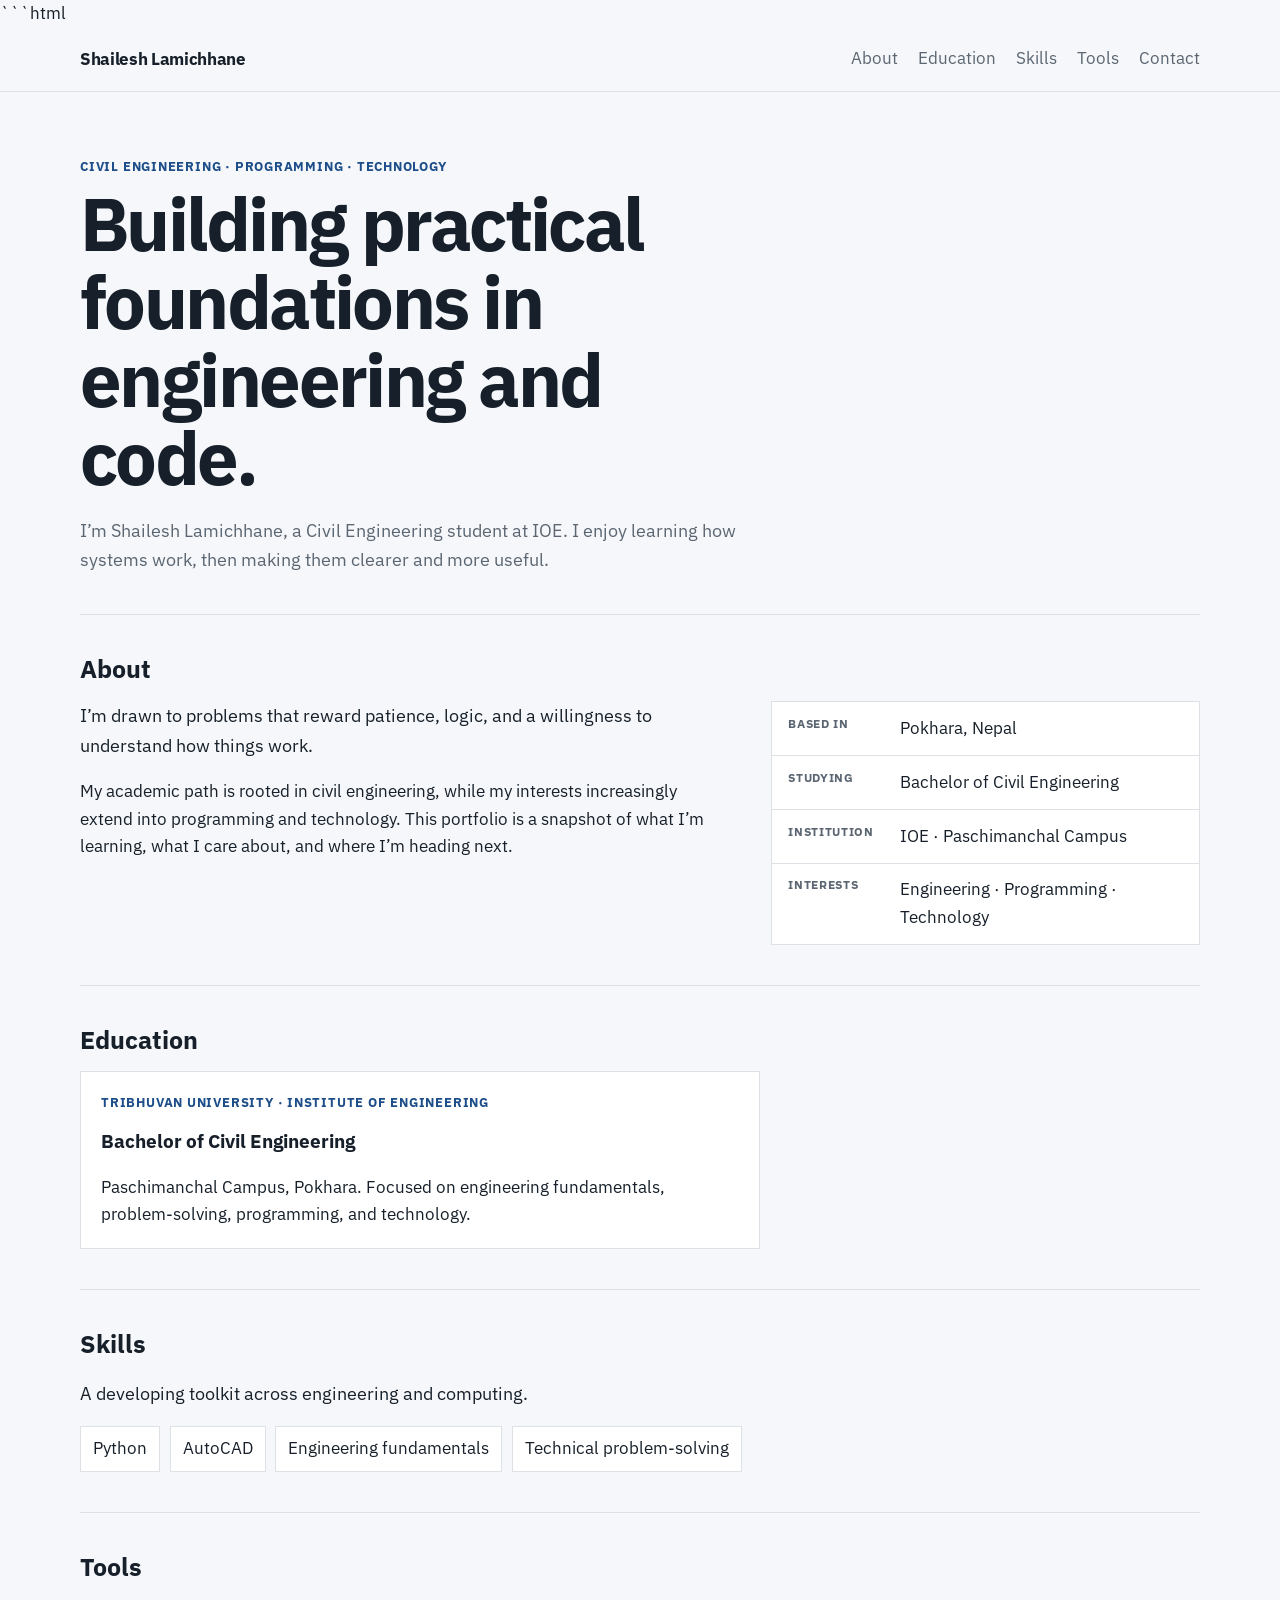
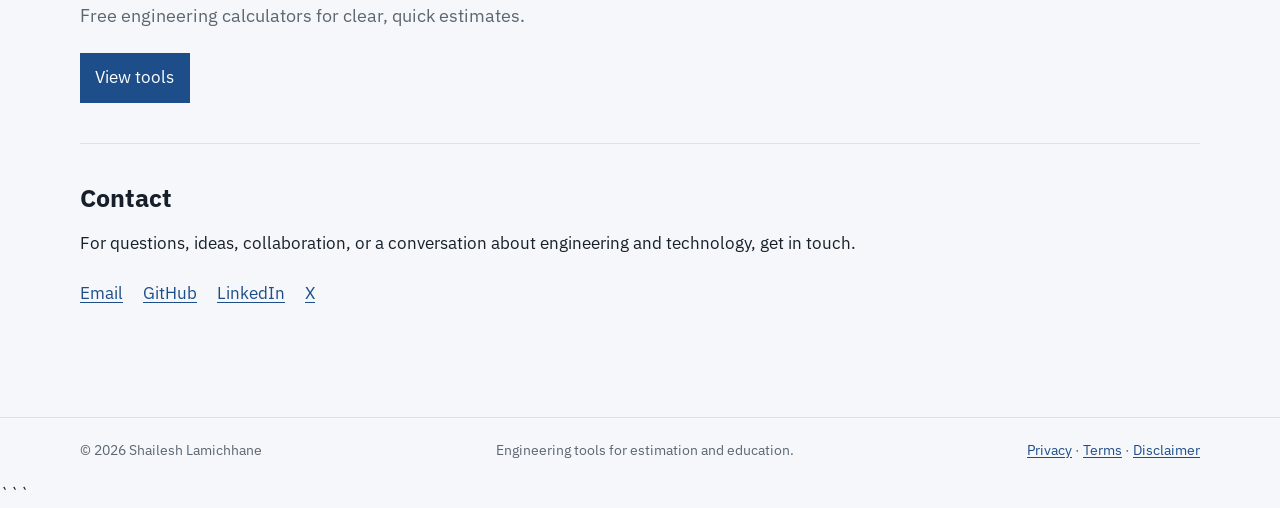
<file: index.html>
```html
<!doctype html>
<html lang="en-US">
  <head>
    <meta charset="utf-8">
    <meta name="viewport" content="width=device-width,initial-scale=1">
    <meta name="description" content="Portfolio of Shailesh Lamichhane, civil engineering student and builder of practical engineering tools.">
    <title>Shailesh Lamichhane</title>
    <link rel="preload" href="/fonts/ibm-plex-sans-latin.woff2" as="font" type="font/woff2" crossorigin>
    <link rel="stylesheet" href="/style.css">
  </head>
  <body>
    <a class="skip-link" href="#main">Skip to content</a>
    <header class="site-header">
      <nav class="nav">
        <a class="brand" href="/">Shailesh Lamichhane</a>
        <div class="nav-links">
          <a href="#about">About</a>
          <a href="#education">Education</a>
          <a href="#skills">Skills</a>
          <a href="/tools/">Tools</a>
          <a href="#contact">Contact</a>
        </div>
      </nav>
    </header>
    <main id="main">
      <section class="intro">
        <p class="kicker">Civil engineering · programming · technology</p>
        <h1>Building practical foundations in engineering and code.</h1>
        <p class="lede">I’m Shailesh Lamichhane, a Civil Engineering student at IOE. I enjoy learning how systems work, then making them clearer and more useful.</p>
      </section>
      <section id="about" class="section">
        <h2>About</h2>
        <div class="two-column">
          <div>
            <p class="lead">I’m drawn to problems that reward patience, logic, and a willingness to understand how things work.</p>
            <p>My academic path is rooted in civil engineering, while my interests increasingly extend into programming and technology. This portfolio is a snapshot of what I’m learning, what I care about, and where I’m heading next.</p>
          </div>
          <dl class="facts">
            <div>
              <dt>Based in</dt>
              <dd>Pokhara, Nepal</dd>
            </div>
            <div>
              <dt>Studying</dt>
              <dd>Bachelor of Civil Engineering</dd>
            </div>
            <div>
              <dt>Institution</dt>
              <dd>IOE · Paschimanchal Campus</dd>
            </div>
            <div>
              <dt>Interests</dt>
              <dd>Engineering · Programming · Technology</dd>
            </div>
          </dl>
        </div>
      </section>
      <section id="education" class="section">
        <h2>Education</h2>
        <article class="detail">
          <p class="meta">Tribhuvan University · Institute of Engineering</p>
          <h3>Bachelor of Civil Engineering</h3>
          <p>Paschimanchal Campus, Pokhara. Focused on engineering fundamentals, problem-solving, programming, and technology.</p>
        </article>
      </section>
      <section id="skills" class="section">
        <h2>Skills</h2>
        <p class="lead">A developing toolkit across engineering and computing.</p>
        <div class="tag-list">
          <span>Python</span>
          <span>AutoCAD</span>
          <span>Engineering fundamentals</span>
          <span>Technical problem-solving</span>
        </div>
      </section>
      <section class="section">
        <h2>Tools</h2>
        <p class="lede">Free engineering calculators for clear, quick estimates.</p>
        <a class="button" href="/tools/">View tools</a>
      </section>
      <section id="contact" class="section">
        <h2>Contact</h2>
        <p>For questions, ideas, collaboration, or a conversation about engineering and technology, get in touch.</p>
        <div class="contact-links">
          <a href="https://mail.google.com/mail/?view=cm&amp;fs=1&amp;to=shailesh.lamichhane06@gmail.com" target="_blank" rel="noopener noreferrer">Email</a>
          <a href="https://github.com/shaileshlamichhane06" target="_blank" rel="noopener noreferrer">GitHub</a>
          <a href="https://www.linkedin.com/in/shaileshlamichhane06" target="_blank" rel="noopener noreferrer">LinkedIn</a>
          <a href="https://x.com/ShaileshLamich3" target="_blank" rel="noopener noreferrer">X</a>
        </div>
      </section>
    </main>
    <footer class="site-footer">
      <div>
        <span>© <span id="year"></span> Shailesh Lamichhane</span>
        <span>Engineering tools for estimation and education.</span>
        <span>
          <a href="/tools/privacy/">Privacy</a> ·
          <a href="/tools/terms/">Terms</a> ·
          <a href="/tools/disclaimer/">Disclaimer</a>
        </span>
      </div>
    </footer>
    <script src="/script.js" defer></script>
  </body>
</html>
```
</file>
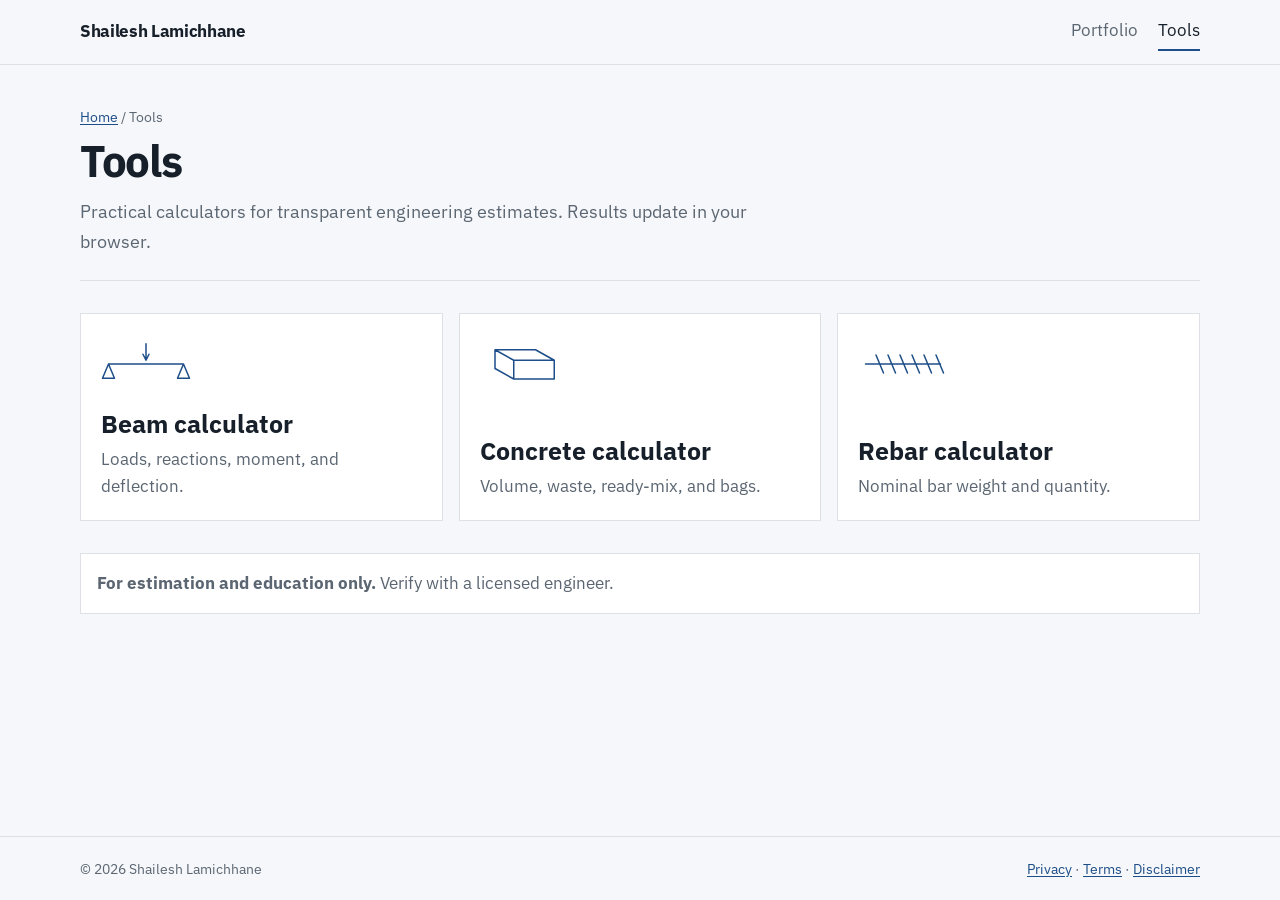
<file: tools/index.html>
<!doctype html><html lang="en-US"><head><meta charset="utf-8"><meta name="viewport" content="width=device-width,initial-scale=1"><meta name="description" content="Practical calculators for transparent engineering estimates. Results update in your browser."><title>Tools | Shailesh Lamichhane</title><link rel="preload" href="/fonts/ibm-plex-sans-latin.woff2" as="font" type="font/woff2" crossorigin><link rel="stylesheet" href="/style.css"></head><body><a class="skip-link" href="#main">Skip to content</a><header class="site-header"><nav class="nav"><a class="brand" href="/">Shailesh Lamichhane</a><div class="nav-links"><a href="/">Portfolio</a><a href="/tools/" aria-current="page">Tools</a></div></nav></header><main id="main"><header class="page-header"><p class="crumb"><a href="/">Home</a> / Tools</p><h1>Tools</h1><p class="lede">Practical calculators for transparent engineering estimates. Results update in your browser.</p></header><div class="tool-grid"><a class="tool-card" href="/tools/beam-calculator/"><svg class="tool-symbol" viewBox="0 0 120 70"><path d="M10 35h100M10 35 2 54h16zM110 35l-8 19h16zM60 8v22m-4-8 4 8 4-8"/></svg><div><h2>Beam calculator</h2><p>Loads, reactions, moment, and deflection.</p></div></a><a class="tool-card" href="/tools/concrete-calculator/"><svg class="tool-symbol" viewBox="0 0 120 70"><path d="M20 16h54l25 14v25H45L20 41zM20 16l25 14h54M45 30v25"/></svg><div><h2>Concrete calculator</h2><p>Volume, waste, ready-mix, and bags.</p></div></a><a class="tool-card" href="/tools/rebar-calculator/"><svg class="tool-symbol" viewBox="0 0 120 70"><path d="M10 35h100m-86-12 10 24m6-24 10 24m6-24 10 24m6-24 10 24m6-24 10 24m6-24 10 24"/></svg><div><h2>Rebar calculator</h2><p>Nominal bar weight and quantity.</p></div></a></div><div class="notice"><strong>For estimation and education only.</strong> Verify with a licensed engineer.</div></main><footer class="site-footer"><div><span>© <span id="year"></span> Shailesh Lamichhane</span><span><a href="/tools/privacy/">Privacy</a> · <a href="/tools/terms/">Terms</a> · <a href="/tools/disclaimer/">Disclaimer</a></span></div></footer><script src="/script.js" defer></script></body></html>
</file>
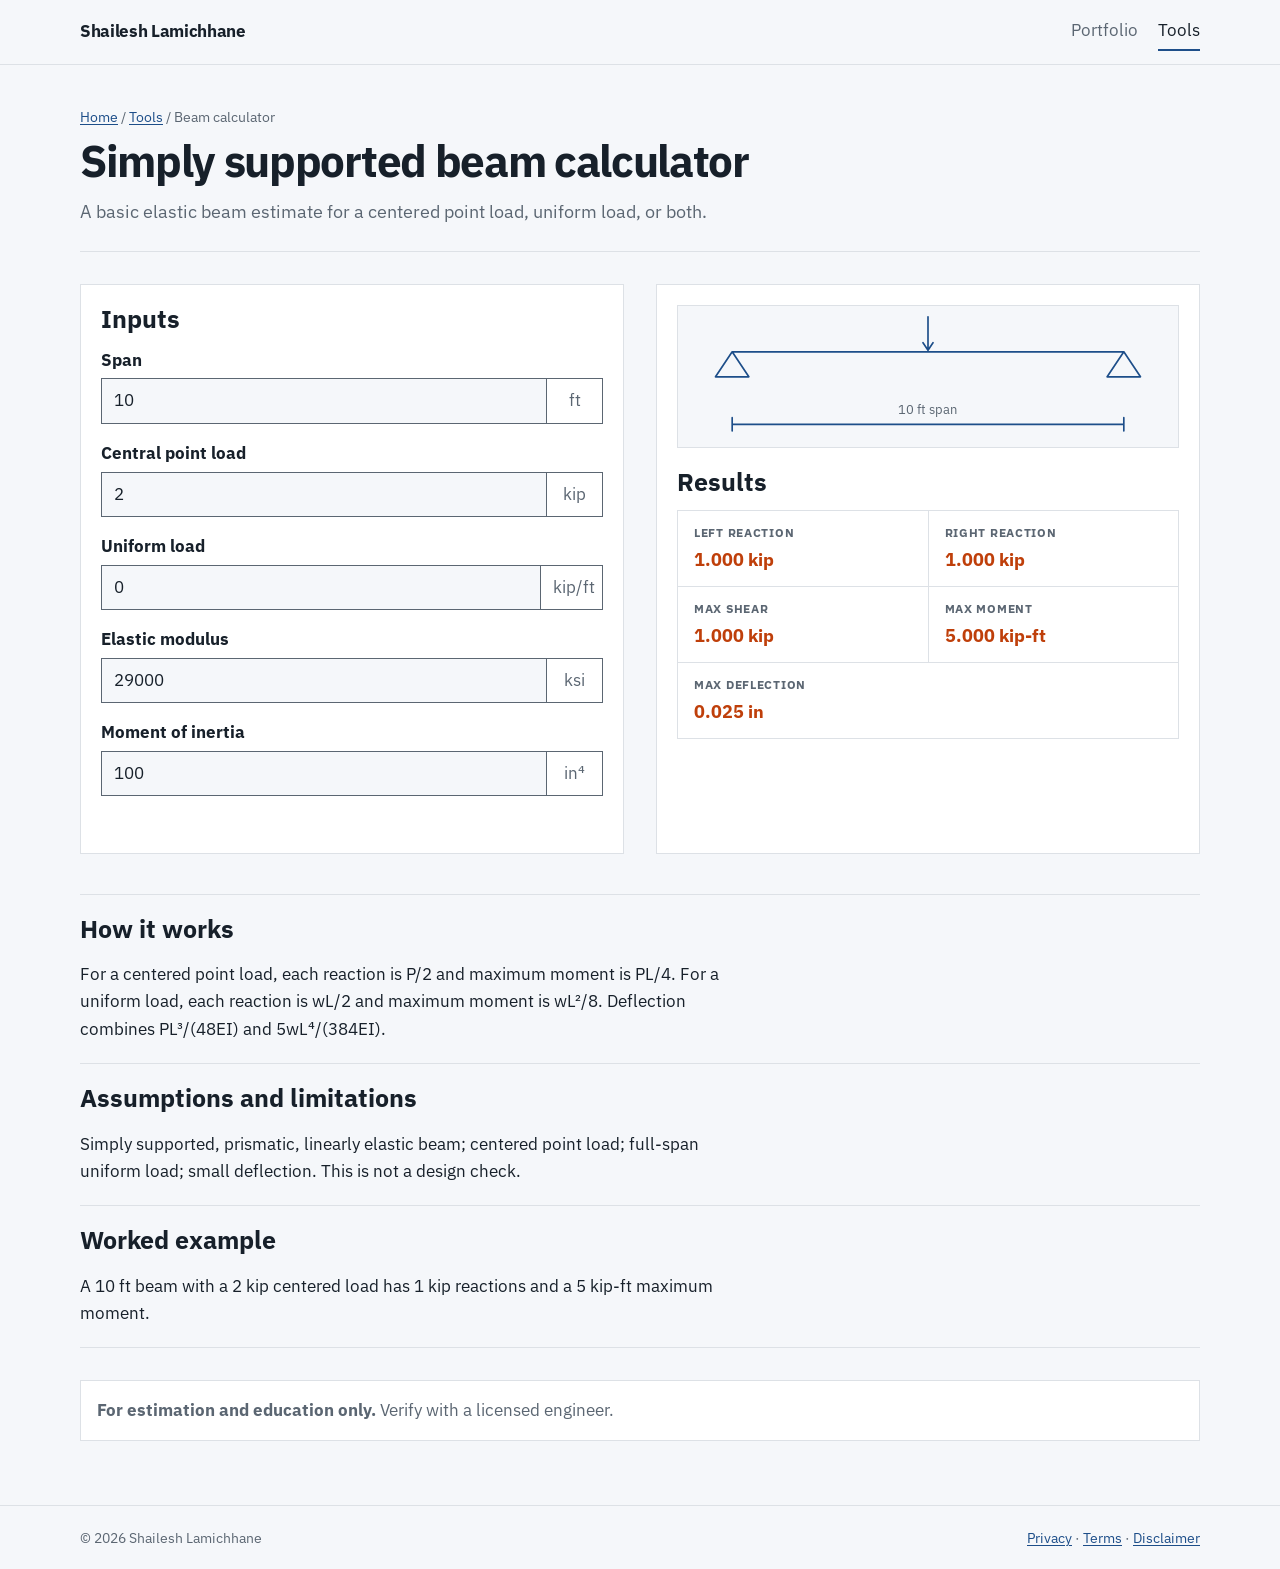
<file: tools/beam-calculator/index.html>
<!doctype html><html lang="en-US"><head><meta charset="utf-8"><meta name="viewport" content="width=device-width,initial-scale=1"><meta name="description" content="A basic elastic beam estimate for a centered point load, uniform load, or both."><title>Beam calculator | Shailesh Lamichhane</title><link rel="preload" href="/fonts/ibm-plex-sans-latin.woff2" as="font" type="font/woff2" crossorigin><link rel="stylesheet" href="/style.css"></head><body><a class="skip-link" href="#main">Skip to content</a><header class="site-header"><nav class="nav"><a class="brand" href="/">Shailesh Lamichhane</a><div class="nav-links"><a href="/">Portfolio</a><a href="/tools/" aria-current="true">Tools</a></div></nav></header><main id="main"><header class="page-header"><p class="crumb"><a href="/">Home</a> / <a href="/tools/">Tools</a> / Beam calculator</p><h1>Simply supported beam calculator</h1><p class="lede">A basic elastic beam estimate for a centered point load, uniform load, or both.</p></header><div class="tool-layout"><section class="box"><h2>Inputs</h2><div class="input-group"><label for="span">Span</label><div class="input-wrap"><input id="span" type="number" step="any" value="10" min="0"><span class="unit">ft</span></div></div><div class="input-group"><label for="point">Central point load</label><div class="input-wrap"><input id="point" type="number" step="any" value="2" min="0"><span class="unit">kip</span></div></div><div class="input-group"><label for="uniform">Uniform load</label><div class="input-wrap"><input id="uniform" type="number" step="any" value="0" min="0"><span class="unit">kip/ft</span></div></div><div class="input-group"><label for="e">Elastic modulus</label><div class="input-wrap"><input id="e" type="number" step="any" value="29000" min="0"><span class="unit">ksi</span></div></div><div class="input-group"><label for="i">Moment of inertia</label><div class="input-wrap"><input id="i" type="number" step="any" value="100" min="0"><span class="unit">in⁴</span></div></div><p class="error" id="error" aria-live="polite"></p></section><section class="box"><svg class="diagram" viewBox="0 0 600 170" aria-label="Beam diagram"><path class="line" d="M65 55h470M65 55 45 85h40zM535 55l-20 30h40zM300 13v40m-6-9 6 9 6-9"/><text x="300" y="130" id="beam-label">10 ft span</text><path class="line" d="M65 142h470M65 134v16M535 134v16"/></svg><h2>Results</h2><dl class="results"><div class="result"><dt>Left reaction</dt><dd id="ra">—</dd></div><div class="result"><dt>Right reaction</dt><dd id="rb">—</dd></div><div class="result"><dt>Max shear</dt><dd id="shear">—</dd></div><div class="result"><dt>Max moment</dt><dd id="moment">—</dd></div><div class="result"><dt>Max deflection</dt><dd id="deflection">—</dd></div></dl></section></div><div class="tool-explainer"><section><h2>How it works</h2><p>For a centered point load, each reaction is P/2 and maximum moment is PL/4. For a uniform load, each reaction is wL/2 and maximum moment is wL²/8. Deflection combines PL³/(48EI) and 5wL⁴/(384EI).</p></section><section><h2>Assumptions and limitations</h2><p>Simply supported, prismatic, linearly elastic beam; centered point load; full-span uniform load; small deflection. This is not a design check.</p></section><section><h2>Worked example</h2><p>A 10 ft beam with a 2 kip centered load has 1 kip reactions and a 5 kip-ft maximum moment.</p></section></div><div class="notice"><strong>For estimation and education only.</strong> Verify with a licensed engineer.</div></main><footer class="site-footer"><div><span>© <span id="year"></span> Shailesh Lamichhane</span><span><a href="/tools/privacy/">Privacy</a> · <a href="/tools/terms/">Terms</a> · <a href="/tools/disclaimer/">Disclaimer</a></span></div></footer><script src="/script.js" defer></script><script src="/tools/calculators.js" defer></script></body></html>
</file>
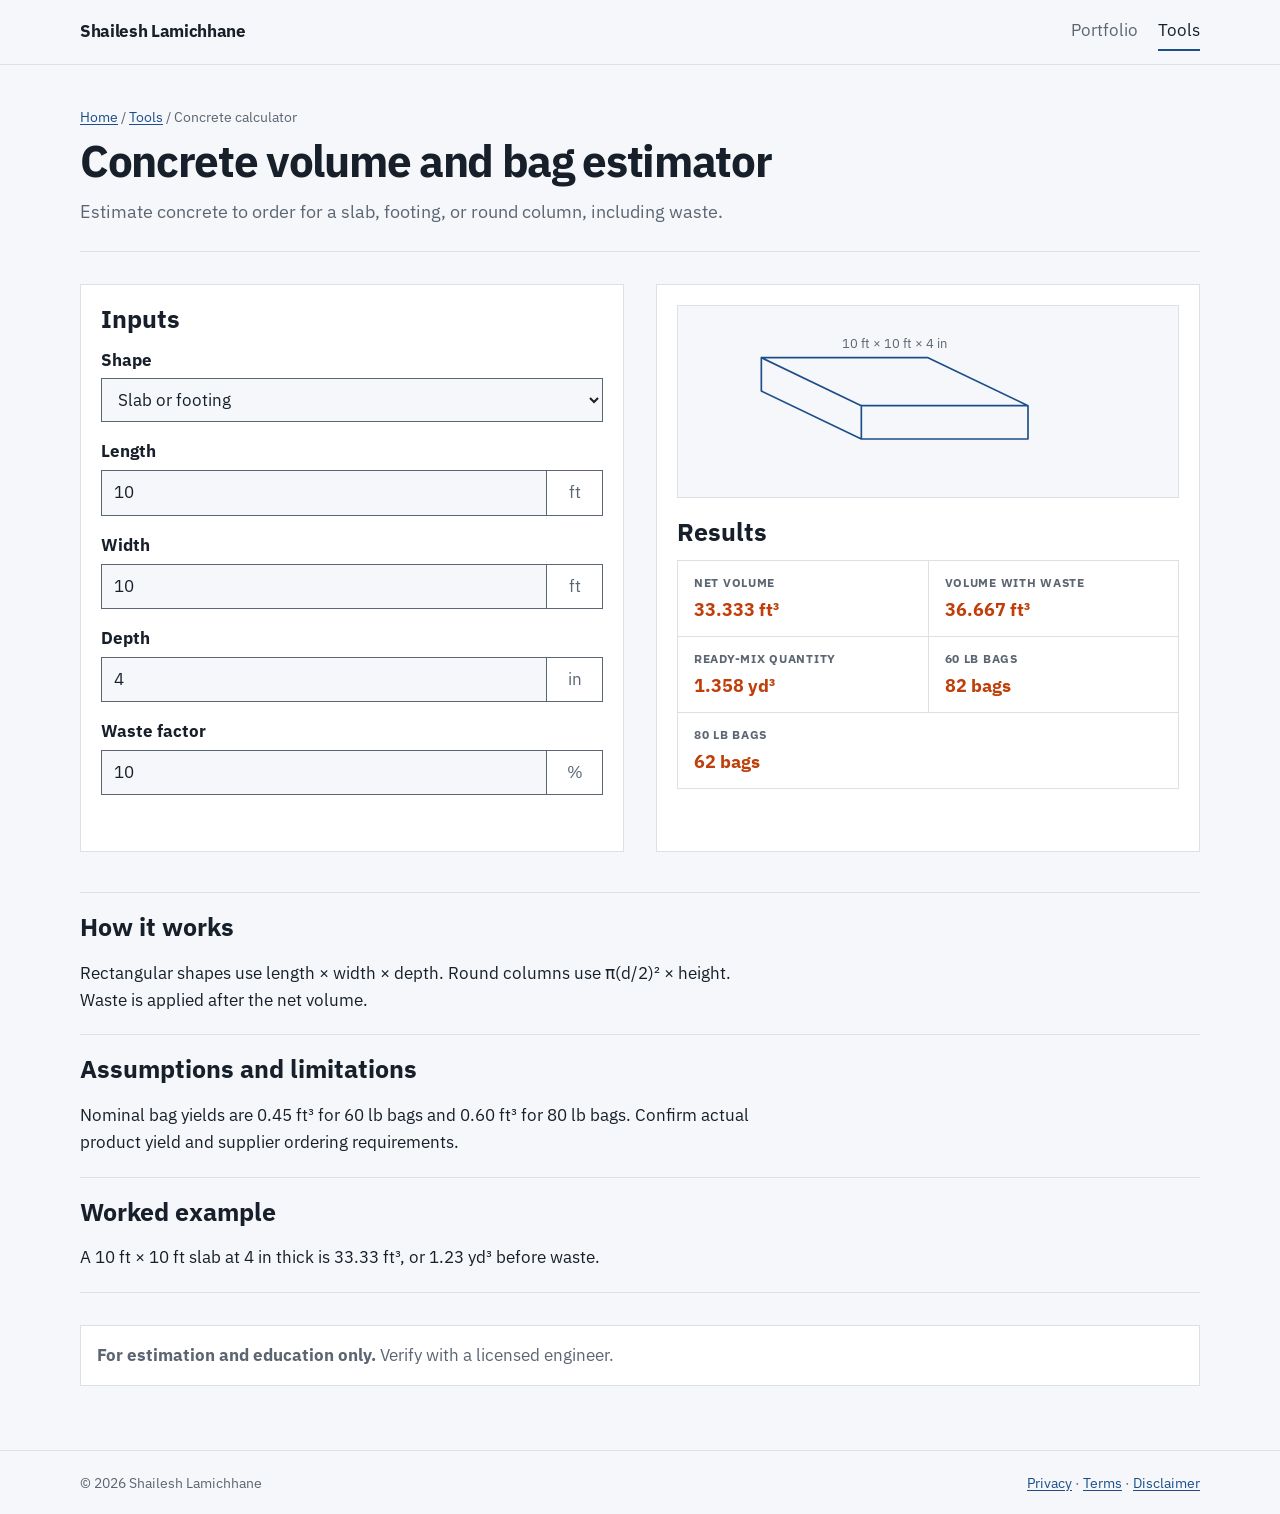
<file: tools/concrete-calculator/index.html>
<!doctype html><html lang="en-US"><head><meta charset="utf-8"><meta name="viewport" content="width=device-width,initial-scale=1"><meta name="description" content="Estimate concrete to order for a slab, footing, or round column, including waste."><title>Concrete calculator | Shailesh Lamichhane</title><link rel="preload" href="/fonts/ibm-plex-sans-latin.woff2" as="font" type="font/woff2" crossorigin><link rel="stylesheet" href="/style.css"></head><body><a class="skip-link" href="#main">Skip to content</a><header class="site-header"><nav class="nav"><a class="brand" href="/">Shailesh Lamichhane</a><div class="nav-links"><a href="/">Portfolio</a><a href="/tools/" aria-current="true">Tools</a></div></nav></header><main id="main"><header class="page-header"><p class="crumb"><a href="/">Home</a> / <a href="/tools/">Tools</a> / Concrete calculator</p><h1>Concrete volume and bag estimator</h1><p class="lede">Estimate concrete to order for a slab, footing, or round column, including waste.</p></header><div class="tool-layout"><section class="box"><h2>Inputs</h2><div class="input-group"><label for="shape">Shape</label><select id="shape"><option value="slab">Slab or footing</option><option value="column">Round column</option></select></div><div class="input-group" id="length-group"><label for="length">Length</label><div class="input-wrap"><input id="length" type="number" step="any" value="10" min="0"><span class="unit">ft</span></div></div><div class="input-group"><label for="width" id="width-label">Width</label><div class="input-wrap"><input id="width" type="number" step="any" value="10" min="0"><span class="unit">ft</span></div></div><div class="input-group"><label for="depth" id="depth-label">Depth</label><div class="input-wrap"><input id="depth" type="number" step="any" value="4" min="0"><span class="unit">in</span></div></div><div class="input-group"><label for="waste">Waste factor</label><div class="input-wrap"><input id="waste" type="number" step="any" value="10" min="0"><span class="unit">%</span></div></div><p class="error" id="error" aria-live="polite"></p></section><section class="box"><svg class="diagram" viewBox="0 0 600 230" aria-label="Concrete shape diagram"><path class="line" id="concrete-shape" d="M100 62h200l100 48v40H200l-100-48zM100 62l100 48h200M200 110v40"/><text x="245" y="50" id="dimension-label">10 ft × 10 ft × 4 in</text></svg><h2>Results</h2><dl class="results"><div class="result"><dt>Net volume</dt><dd id="net">—</dd></div><div class="result"><dt>Volume with waste</dt><dd id="total">—</dd></div><div class="result"><dt>Ready-mix quantity</dt><dd id="yards">—</dd></div><div class="result"><dt>60 lb bags</dt><dd id="bags60">—</dd></div><div class="result"><dt>80 lb bags</dt><dd id="bags80">—</dd></div></dl></section></div><div class="tool-explainer"><section><h2>How it works</h2><p>Rectangular shapes use length × width × depth. Round columns use π(d/2)² × height. Waste is applied after the net volume.</p></section><section><h2>Assumptions and limitations</h2><p>Nominal bag yields are 0.45 ft³ for 60 lb bags and 0.60 ft³ for 80 lb bags. Confirm actual product yield and supplier ordering requirements.</p></section><section><h2>Worked example</h2><p>A 10 ft × 10 ft slab at 4 in thick is 33.33 ft³, or 1.23 yd³ before waste.</p></section></div><div class="notice"><strong>For estimation and education only.</strong> Verify with a licensed engineer.</div></main><footer class="site-footer"><div><span>© <span id="year"></span> Shailesh Lamichhane</span><span><a href="/tools/privacy/">Privacy</a> · <a href="/tools/terms/">Terms</a> · <a href="/tools/disclaimer/">Disclaimer</a></span></div></footer><script src="/script.js" defer></script><script src="/tools/calculators.js" defer></script></body></html>
</file>
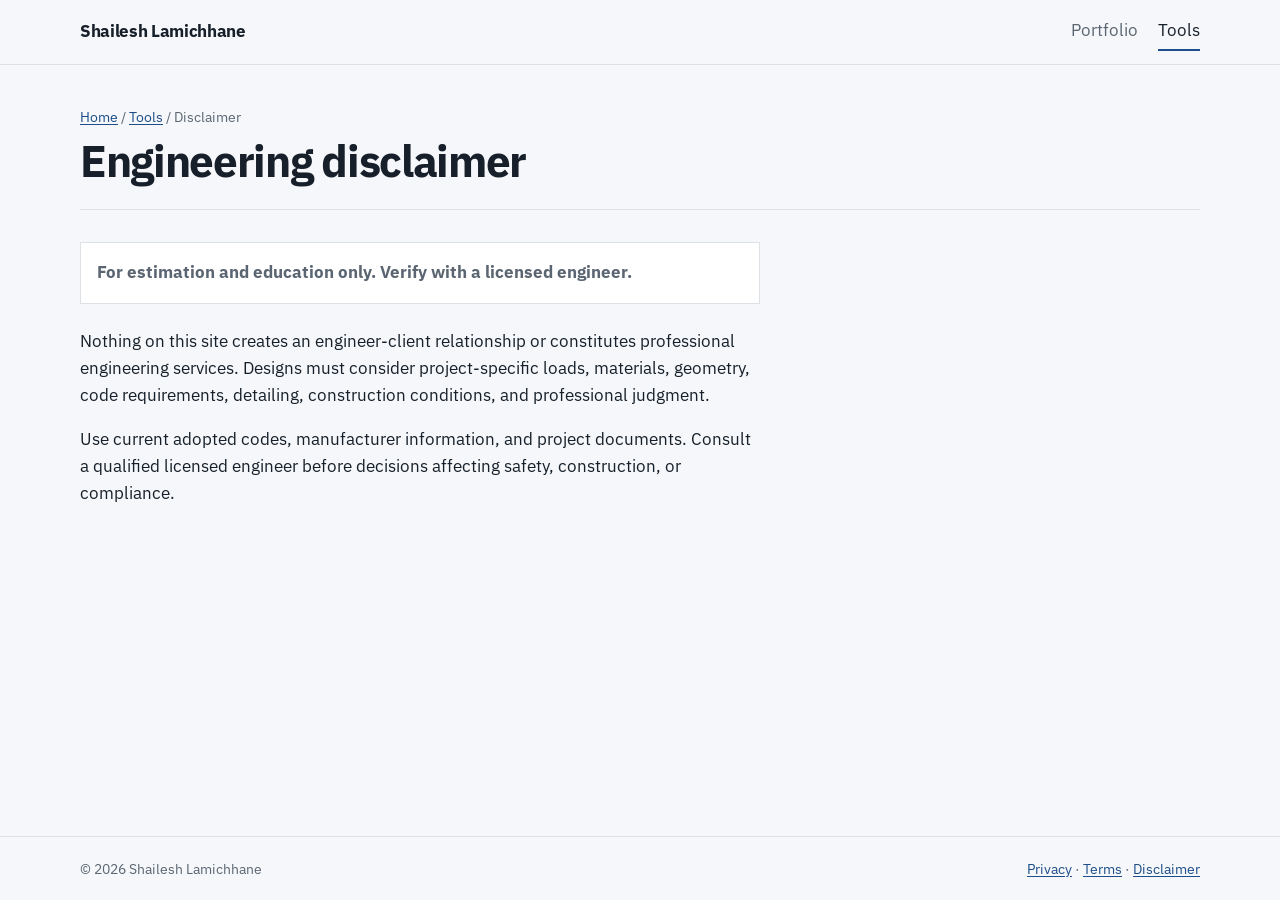
<file: tools/disclaimer/index.html>
<!doctype html><html lang="en-US"><head><meta charset="utf-8"><meta name="viewport" content="width=device-width,initial-scale=1"><title>Disclaimer | Shailesh Lamichhane</title><link rel="preload" href="/fonts/ibm-plex-sans-latin.woff2" as="font" type="font/woff2" crossorigin><link rel="stylesheet" href="/style.css"></head><body><a class="skip-link" href="#main">Skip to content</a><header class="site-header"><nav class="nav"><a class="brand" href="/">Shailesh Lamichhane</a><div class="nav-links"><a href="/">Portfolio</a><a href="/tools/" aria-current="true">Tools</a></div></nav></header><main id="main" class="prose"><header class="page-header"><p class="crumb"><a href="/">Home</a> / <a href="/tools/">Tools</a> / Disclaimer</p><h1>Engineering disclaimer</h1></header><p class="notice"><strong>For estimation and education only. Verify with a licensed engineer.</strong></p><p>Nothing on this site creates an engineer-client relationship or constitutes professional engineering services. Designs must consider project-specific loads, materials, geometry, code requirements, detailing, construction conditions, and professional judgment.</p><p>Use current adopted codes, manufacturer information, and project documents. Consult a qualified licensed engineer before decisions affecting safety, construction, or compliance.</p></main><footer class="site-footer"><div><span>© <span id="year"></span> Shailesh Lamichhane</span><span><a href="/tools/privacy/">Privacy</a> · <a href="/tools/terms/">Terms</a> · <a href="/tools/disclaimer/">Disclaimer</a></span></div></footer><script src="/script.js" defer></script></body></html>
</file>
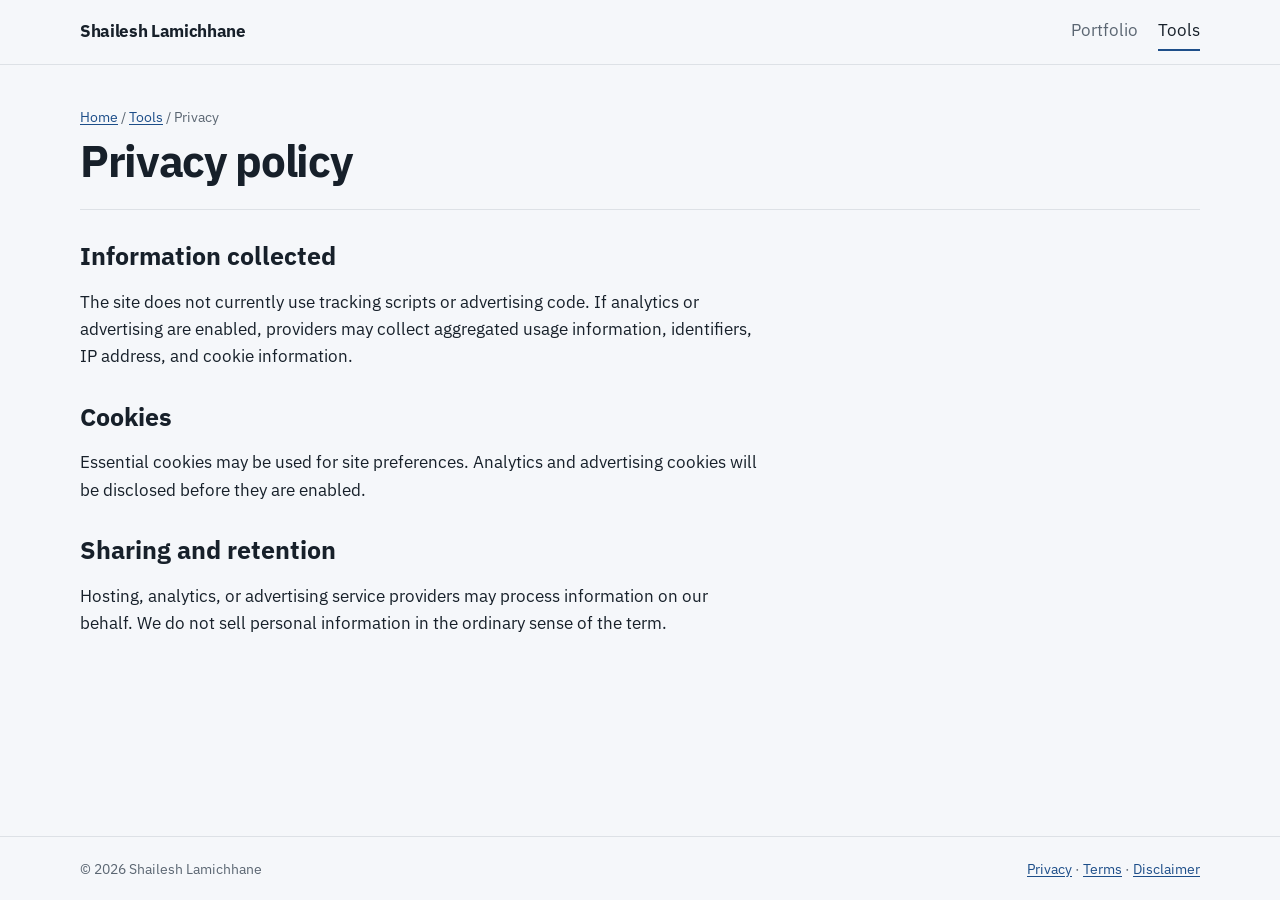
<file: tools/privacy/index.html>
<!doctype html><html lang="en-US"><head><meta charset="utf-8"><meta name="viewport" content="width=device-width,initial-scale=1"><title>Privacy | Shailesh Lamichhane</title><link rel="preload" href="/fonts/ibm-plex-sans-latin.woff2" as="font" type="font/woff2" crossorigin><link rel="stylesheet" href="/style.css"></head><body><a class="skip-link" href="#main">Skip to content</a><header class="site-header"><nav class="nav"><a class="brand" href="/">Shailesh Lamichhane</a><div class="nav-links"><a href="/">Portfolio</a><a href="/tools/" aria-current="true">Tools</a></div></nav></header><main id="main" class="prose"><header class="page-header"><p class="crumb"><a href="/">Home</a> / <a href="/tools/">Tools</a> / Privacy</p><h1>Privacy policy</h1></header><h2>Information collected</h2><p>The site does not currently use tracking scripts or advertising code. If analytics or advertising are enabled, providers may collect aggregated usage information, identifiers, IP address, and cookie information.</p><h2>Cookies</h2><p>Essential cookies may be used for site preferences. Analytics and advertising cookies will be disclosed before they are enabled.</p><h2>Sharing and retention</h2><p>Hosting, analytics, or advertising service providers may process information on our behalf. We do not sell personal information in the ordinary sense of the term.</p></main><footer class="site-footer"><div><span>© <span id="year"></span> Shailesh Lamichhane</span><span><a href="/tools/privacy/">Privacy</a> · <a href="/tools/terms/">Terms</a> · <a href="/tools/disclaimer/">Disclaimer</a></span></div></footer><script src="/script.js" defer></script></body></html>
</file>
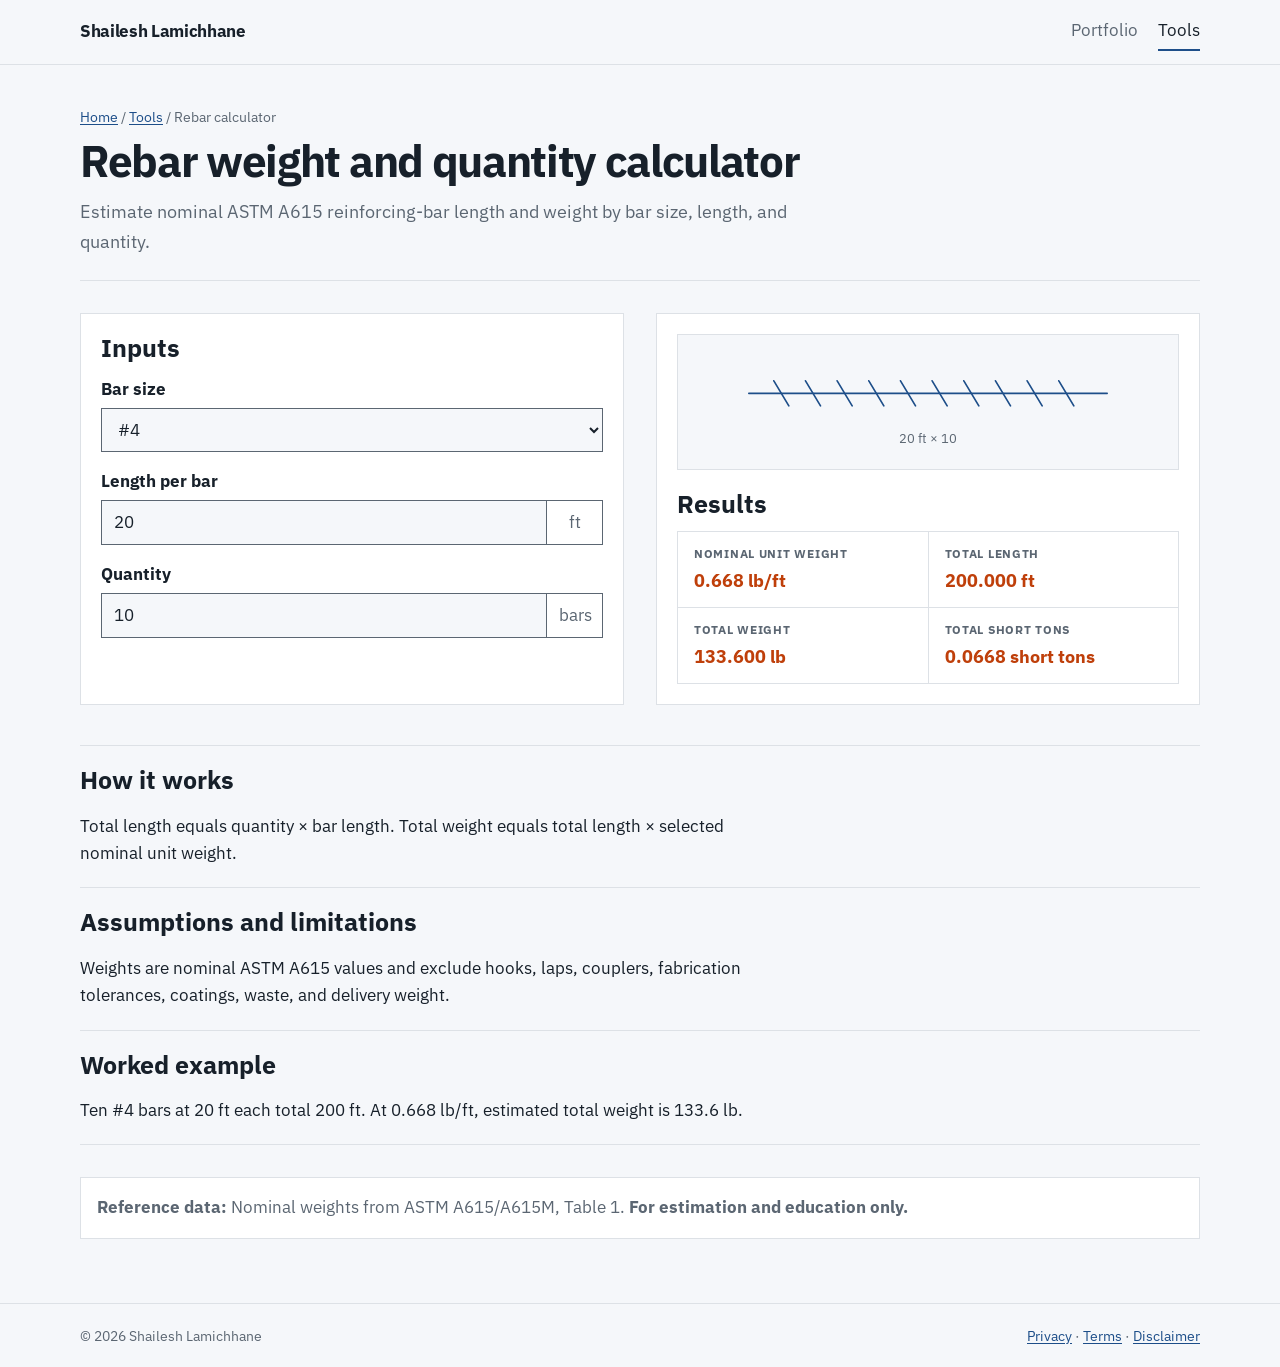
<file: tools/rebar-calculator/index.html>
<!doctype html><html lang="en-US"><head><meta charset="utf-8"><meta name="viewport" content="width=device-width,initial-scale=1"><meta name="description" content="Estimate nominal ASTM A615 reinforcing-bar length and weight by bar size, length, and quantity."><title>Rebar calculator | Shailesh Lamichhane</title><link rel="preload" href="/fonts/ibm-plex-sans-latin.woff2" as="font" type="font/woff2" crossorigin><link rel="stylesheet" href="/style.css"></head><body><a class="skip-link" href="#main">Skip to content</a><header class="site-header"><nav class="nav"><a class="brand" href="/">Shailesh Lamichhane</a><div class="nav-links"><a href="/">Portfolio</a><a href="/tools/" aria-current="true">Tools</a></div></nav></header><main id="main"><header class="page-header"><p class="crumb"><a href="/">Home</a> / <a href="/tools/">Tools</a> / Rebar calculator</p><h1>Rebar weight and quantity calculator</h1><p class="lede">Estimate nominal ASTM A615 reinforcing-bar length and weight by bar size, length, and quantity.</p></header><div class="tool-layout"><section class="box"><h2>Inputs</h2><div class="input-group"><label for="size">Bar size</label><select id="size"><option>#3</option><option selected>#4</option><option>#5</option><option>#6</option><option>#7</option><option>#8</option><option>#9</option><option>#10</option><option>#11</option></select></div><div class="input-group"><label for="bar-length">Length per bar</label><div class="input-wrap"><input id="bar-length" type="number" step="any" value="20" min="0"><span class="unit">ft</span></div></div><div class="input-group"><label for="quantity">Quantity</label><div class="input-wrap"><input id="quantity" type="number" step="any" value="10" min="1"><span class="unit">bars</span></div></div><p class="error" id="error" aria-live="polite"></p></section><section class="box"><svg class="diagram" viewBox="0 0 600 160" aria-label="Rebar diagram"><path class="line" id="rebar-line" d="M85 70h430"/><path class="line" id="rebar-marks" d="m120 55 18 30m20-30 18 30m20-30 18 30m20-30 18 30m20-30 18 30m20-30 18 30m20-30 18 30m20-30 18 30m20-30 18 30m20-30 18 30"/><text x="250" y="130" id="rebar-label">20 ft</text></svg><h2>Results</h2><dl class="results"><div class="result"><dt>Nominal unit weight</dt><dd id="unit-weight">—</dd></div><div class="result"><dt>Total length</dt><dd id="total-length">—</dd></div><div class="result"><dt>Total weight</dt><dd id="total-weight">—</dd></div><div class="result"><dt>Total short tons</dt><dd id="tons">—</dd></div></dl></section></div><div class="tool-explainer"><section><h2>How it works</h2><p>Total length equals quantity × bar length. Total weight equals total length × selected nominal unit weight.</p></section><section><h2>Assumptions and limitations</h2><p>Weights are nominal ASTM A615 values and exclude hooks, laps, couplers, fabrication tolerances, coatings, waste, and delivery weight.</p></section><section><h2>Worked example</h2><p>Ten #4 bars at 20 ft each total 200 ft. At 0.668 lb/ft, estimated total weight is 133.6 lb.</p></section></div><div class="notice"><strong>Reference data:</strong> Nominal weights from ASTM A615/A615M, Table 1. <strong>For estimation and education only.</strong></div></main><footer class="site-footer"><div><span>© <span id="year"></span> Shailesh Lamichhane</span><span><a href="/tools/privacy/">Privacy</a> · <a href="/tools/terms/">Terms</a> · <a href="/tools/disclaimer/">Disclaimer</a></span></div></footer><script src="/script.js" defer></script><script src="/tools/calculators.js" defer></script></body></html>
</file>
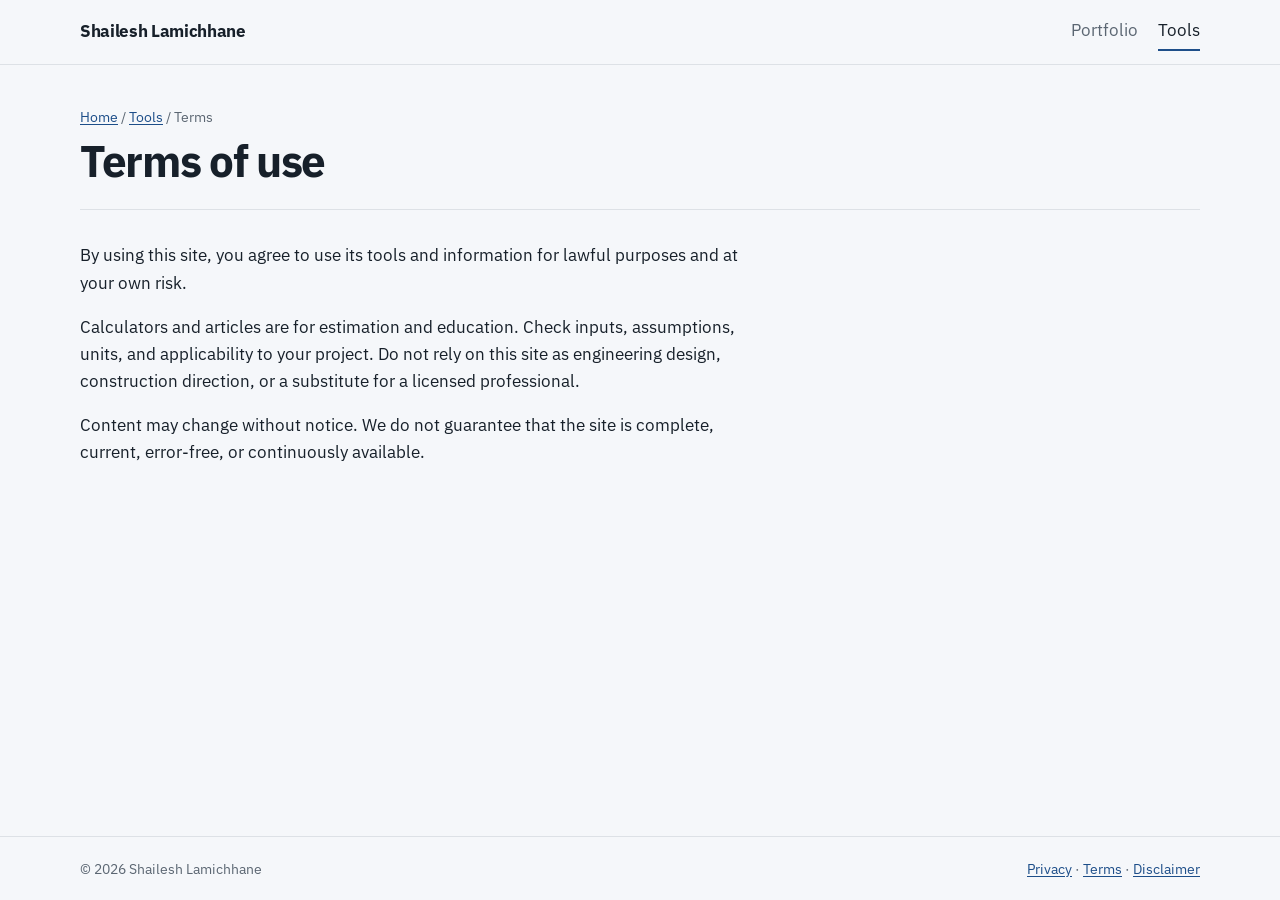
<file: tools/terms/index.html>
<!doctype html><html lang="en-US"><head><meta charset="utf-8"><meta name="viewport" content="width=device-width,initial-scale=1"><title>Terms | Shailesh Lamichhane</title><link rel="preload" href="/fonts/ibm-plex-sans-latin.woff2" as="font" type="font/woff2" crossorigin><link rel="stylesheet" href="/style.css"></head><body><a class="skip-link" href="#main">Skip to content</a><header class="site-header"><nav class="nav"><a class="brand" href="/">Shailesh Lamichhane</a><div class="nav-links"><a href="/">Portfolio</a><a href="/tools/" aria-current="true">Tools</a></div></nav></header><main id="main" class="prose"><header class="page-header"><p class="crumb"><a href="/">Home</a> / <a href="/tools/">Tools</a> / Terms</p><h1>Terms of use</h1></header><p>By using this site, you agree to use its tools and information for lawful purposes and at your own risk.</p><p>Calculators and articles are for estimation and education. Check inputs, assumptions, units, and applicability to your project. Do not rely on this site as engineering design, construction direction, or a substitute for a licensed professional.</p><p>Content may change without notice. We do not guarantee that the site is complete, current, error-free, or continuously available.</p></main><footer class="site-footer"><div><span>© <span id="year"></span> Shailesh Lamichhane</span><span><a href="/tools/privacy/">Privacy</a> · <a href="/tools/terms/">Terms</a> · <a href="/tools/disclaimer/">Disclaimer</a></span></div></footer><script src="/script.js" defer></script></body></html>
</file>
<file: style.css>
/* ---------- Font ---------- */
@font-face {
  font-family: "IBM Plex Sans";
  src: url(/fonts/ibm-plex-sans-latin.woff2) format("woff2");
  font-weight: 100 700;
  font-style: normal;
  font-display: swap;
}

/* ---------- Tokens ---------- */
:root {
  --bg: #f5f7fa;
  --ink: #17202a;
  --steel: #5b6672;
  --line: #dde1e6;
  --blue: #1d4e89;
  --blue-dark: #163d6d;
  --orange: #bf3f0a;
  --panel: #fff;
  --measure: 68ch;
  color-scheme: light;
  font-family: "IBM Plex Sans", system-ui, -apple-system, "Segoe UI", Roboto, Arial, sans-serif;
}

/* ---------- Base ---------- */
*, *::before, *::after { box-sizing: border-box; }

html {
  scroll-behavior: smooth;
  -webkit-text-size-adjust: 100%;
}

body {
  margin: 0;
  min-height: 100vh;
  min-height: 100dvh;
  display: flex;
  flex-direction: column;
  background: var(--bg);
  color: var(--ink);
  font-size: 17px;
  line-height: 1.6;
}

a {
  color: var(--blue);
  text-underline-offset: .16em;
}

a:focus-visible,
button:focus-visible,
input:focus-visible,
select:focus-visible {
  outline: 3px solid var(--orange);
  outline-offset: 3px;
}

input, select, button {
  font: inherit;
  color: inherit;
}

.hidden { display: none; }

.skip-link {
  position: absolute;
  left: 1rem;
  top: -4rem;
  z-index: 10;
  padding: .5rem .75rem;
  background: var(--panel);
  border: 1px solid var(--line);
}
.skip-link:focus { top: 1rem; }

/* ---------- Layout ---------- */
.nav,
main,
.site-footer > div {
  width: min(100% - 2rem, 70rem);
  margin-inline: auto;
}

main {
  flex: 1 0 auto;
  padding: 0 0 4rem;
}

/* ---------- Header / nav ---------- */
.site-header { border-bottom: 1px solid var(--line); }

.nav {
  min-height: 64px;
  display: flex;
  flex-wrap: wrap;
  align-items: center;
  gap: .25rem 1.25rem;
  padding-block: .5rem;
}

.brand {
  margin-right: auto;
  font-weight: 700;
  color: var(--ink);
  text-decoration: none;
  letter-spacing: -.02em;
}

.nav-links,
.contact-links {
  display: flex;
  flex-wrap: wrap;
  gap: .25rem 1.25rem;
}

.nav-links a {
  padding: .25rem 0;
  border-bottom: 2px solid transparent;
  color: var(--steel);
  text-decoration: none;
}
.nav-links a:hover { color: var(--blue); }
.nav-links a[aria-current] {
  color: var(--ink);
  border-bottom-color: var(--blue);
}

/* ---------- Type ---------- */
.kicker, .meta, dt {
  font-size: .82rem;
  letter-spacing: .06em;
  text-transform: uppercase;
  color: var(--blue);
  font-weight: 700;
}

h2 {
  font-size: 1.55rem;
  line-height: 1.2;
  margin: 0 0 1rem;
}

h3 {
  font-size: 1.2rem;
  margin: .3rem 0;
}

.lede {
  color: var(--steel);
  font-size: 1.15rem;
  max-width: 65ch;
}

.lead {
  font-size: 1.15rem;
  max-width: 55ch;
}

/* ---------- Home: hero + sections ---------- */
.intro {
  padding: clamp(2.5rem, 5vw, 4rem) 0 2.5rem;
  border-bottom: 1px solid var(--line);
}

.intro h1 {
  font-size: clamp(2.3rem, 6vw, 4.6rem);
  line-height: 1.06;
  letter-spacing: -.035em;
  max-width: 16ch;
  margin: .5rem 0 1rem;
}

.kicker { margin: 0; }

.section {
  padding: 2.5rem 0;
  border-bottom: 1px solid var(--line);
  scroll-margin-top: 1rem;
}
.section:last-child { border-bottom: 0; }

.intro > :last-child,
.section > :last-child,
.page-header > :last-child,
.tool-explainer section > :last-child,
.detail > :last-child { margin-bottom: 0; }

.two-column {
  display: grid;
  grid-template-columns: 1.2fr .8fr;
  gap: 3rem;
}
.two-column > div > :first-child { margin-top: 0; }

.facts, .detail {
  margin: 0;
  border: 1px solid var(--line);
  background: var(--panel);
}

.facts div {
  display: grid;
  grid-template-columns: 7rem 1fr;
  padding: .8rem 1rem;
  border-bottom: 1px solid var(--line);
}
.facts div:last-child { border: 0; }
.facts dt { color: var(--steel); font-size: .72rem; }
.facts dd { margin: 0; }

.detail {
  padding: 1.25rem;
  max-width: var(--measure);
}
.detail > :first-child { margin-top: 0; }

.tag-list {
  display: flex;
  flex-wrap: wrap;
  gap: .6rem;
}
.tag-list span {
  border: 1px solid var(--line);
  padding: .5rem .75rem;
  background: var(--panel);
}

.contact-links a { padding-block: .35rem; }

.button {
  display: inline-block;
  margin-top: .25rem;
  border: 1px solid var(--blue);
  background: var(--blue);
  color: #fff;
  text-decoration: none;
  padding: .65rem .9rem;
}
.button:hover { background: var(--blue-dark); border-color: var(--blue-dark); }

/* ---------- Footer ---------- */
.site-footer {
  border-top: 1px solid var(--line);
  color: var(--steel);
  font-size: .9rem;
}
.site-footer > div {
  padding: 1.25rem 0;
  display: flex;
  justify-content: space-between;
  flex-wrap: wrap;
  gap: .5rem 1rem;
}

/* ---------- Inner pages: header, crumb, prose ---------- */
.page-header {
  padding: 2.5rem 0 1.5rem;
  margin-bottom: 2rem;
  border-bottom: 1px solid var(--line);
}
.page-header h1 {
  font-size: clamp(2rem, 4.5vw, 2.75rem);
  line-height: 1.12;
  letter-spacing: -.03em;
  margin: .5rem 0 .75rem;
}
.page-header .lede { margin: 0; }
.crumb {
  margin: 0;
  font-size: .9rem;
  color: var(--steel);
}

.prose p { max-width: var(--measure); }
.prose > h2 { margin-top: 2rem; }
.prose .section { padding: 2rem 0; }

.notice {
  margin: 2rem 0 0;
  padding: 1rem;
  border: 1px solid var(--line);
  background: var(--panel);
  color: var(--steel);
}
.prose .notice { margin-bottom: 1.5rem; }

/* ---------- Tools index ---------- */
.tool-grid {
  display: grid;
  grid-template-columns: repeat(3, minmax(0, 1fr));
  gap: 1rem;
}

.tool-card {
  display: flex;
  min-height: 190px;
  flex-direction: column;
  justify-content: space-between;
  gap: 1rem;
  padding: 1.25rem;
  border: 1px solid var(--line);
  background: var(--panel);
  color: var(--ink);
  text-decoration: none;
  transition: transform .2s, background .2s, color .2s;
}
.tool-card h2 { margin: 0 0 .35rem; }
.tool-card p { margin: 0; color: var(--steel); }
.tool-card:hover,
.tool-card:focus-visible {
  transform: translateY(-3px);
  background: var(--blue);
  color: #fff;
}
.tool-card:hover p,
.tool-card:focus-visible p { color: #e9f1fb; }

.tool-symbol {
  width: 90px;
  height: 60px;
  fill: none;
  stroke: var(--blue);
  stroke-width: 2;
  stroke-linecap: round;
  stroke-linejoin: round;
}
.tool-card:hover .tool-symbol,
.tool-card:focus-visible .tool-symbol { stroke: #fff; }

/* ---------- Calculators ---------- */
.tool-layout {
  display: grid;
  grid-template-columns: repeat(2, minmax(0, 1fr));
  gap: 2rem;
}

.box {
  background: var(--panel);
  border: 1px solid var(--line);
  padding: 1.25rem;
}
.box > h2 { margin-bottom: .75rem; }

.input-group { margin: 0 0 1rem; }
.input-group label {
  display: block;
  font-weight: 700;
  margin-bottom: .3rem;
}

.input-wrap { display: flex; }

.input-wrap input,
.input-group select {
  width: 100%;
  min-width: 0;
  min-height: 44px;
  padding: .5rem .75rem;
  border: 1px solid var(--steel);
  border-radius: 0;
  background: var(--bg);
  color: var(--ink);
}
.input-wrap input:hover,
.input-group select:hover { border-color: var(--blue); }
.input-wrap input[aria-invalid="true"] {
  border-color: var(--orange);
  background: #fdf3ee;
}

.unit {
  min-width: 3.5rem;
  display: grid;
  place-items: center;
  padding: 0 .75rem;
  border: 1px solid var(--steel);
  border-left: 0;
  color: var(--steel);
  white-space: nowrap;
}

.error {
  margin: 0;
  min-height: 1.4em;
  color: var(--orange);
  font-size: .9rem;
}

.results {
  display: grid;
  grid-template-columns: repeat(2, minmax(0, 1fr));
  gap: 1px;
  margin: 0;
  background: var(--line);
  border: 1px solid var(--line);
}
.result {
  background: var(--panel);
  padding: .75rem 1rem;
}
.result:last-child:nth-child(odd) { grid-column: 1 / -1; }
.result dt { font-size: .75rem; color: var(--steel); }
.result dd {
  margin: .15rem 0 0;
  color: var(--orange);
  font-size: 1.15rem;
  font-weight: 700;
  font-variant-numeric: tabular-nums;
}

.diagram {
  display: block;
  width: 100%;
  height: auto;
  margin-bottom: 1.25rem;
  border: 1px solid var(--line);
  background: var(--bg);
}
.diagram .line {
  fill: none;
  stroke: var(--blue);
  stroke-width: 2;
  stroke-linecap: round;
  stroke-linejoin: round;
}
.diagram text {
  fill: var(--steel);
  font-family: inherit;
  font-size: 16px;
  text-anchor: middle;
}

.tool-explainer {
  margin-top: 2.5rem;
  border-top: 1px solid var(--line);
}
.tool-explainer section {
  padding: 1.25rem 0;
  border-bottom: 1px solid var(--line);
}
.tool-explainer p { max-width: var(--measure); }

/* ---------- Small screens ---------- */
@media (max-width: 760px) {
  .nav { padding-block: .75rem; }
  .nav-links { gap: .25rem 1rem; }
  .two-column, .tool-layout { grid-template-columns: 1fr; gap: 1.25rem; }
  .tool-grid { grid-template-columns: 1fr; }
  .tool-card { min-height: 0; }
  .section { padding: 2rem 0; }
  .box { padding: 1rem; }
  .diagram text { font-size: 26px; }
  .site-footer > div { display: grid; }
  .facts div { grid-template-columns: 1fr; gap: .2rem; }
}

@media (prefers-reduced-motion: reduce) {
  html { scroll-behavior: auto; }
  .tool-card { transition: none; }
  .tool-card:hover, .tool-card:focus-visible { transform: none; }
}
</file>
